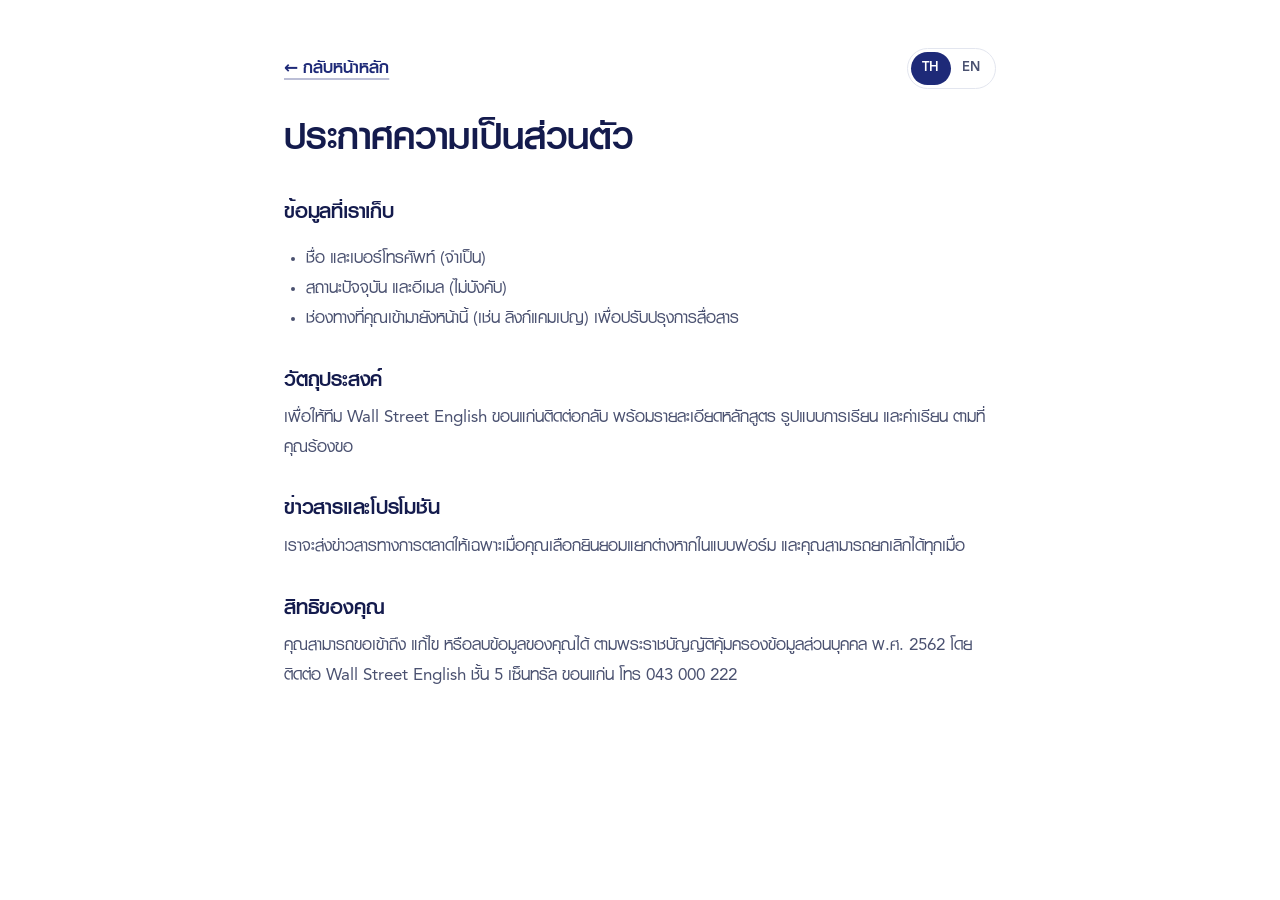
<file: privacy.html>
<!DOCTYPE html>
<html lang="th" data-page="privacy">
<head>
<!-- Google tag (gtag.js) -->
<script async src="https://www.googletagmanager.com/gtag/js?id=G-1D3G7E0HS3"></script>
<script>
  window.dataLayer = window.dataLayer || [];
  function gtag(){dataLayer.push(arguments);}
  gtag('js', new Date());

  gtag('config', 'G-1D3G7E0HS3');
</script>
<meta charset="utf-8">
<meta name="viewport" content="width=device-width, initial-scale=1">
<title>ประกาศความเป็นส่วนตัว | Privacy Notice</title>
<meta name="robots" content="noindex, follow">
<meta name="theme-color" content="#1e2a78">
<link rel="canonical" href="https://gged-hmm.com/privacy">
<link rel="icon" href="favicon.ico" sizes="any">
<link rel="icon" type="image/png" sizes="32x32" href="assets/img/favicon-32.png">
<link rel="icon" type="image/png" sizes="16x16" href="assets/img/favicon-16.png">
<link rel="apple-touch-icon" sizes="180x180" href="assets/img/apple-touch-icon.png">
<link rel="manifest" href="site.webmanifest">
<link rel="stylesheet" href="assets/css/style.css">
<script src="assets/js/script.js"></script>
</head>
<body>
<div class="doc">
  <div class="doc-top">
    <a href="./" class="text-link"><span data-l="th">← กลับหน้าหลัก</span><span data-l="en">← Back to home</span></a>
    <div class="lang-switch" role="group" aria-label="Language">
      <button type="button" data-lang="th" aria-pressed="true">TH</button>
      <button type="button" data-lang="en" aria-pressed="false">EN</button>
    </div>
  </div>
  <!-- DRAFT: to be reviewed and approved by GGED / Wall Street English before publishing -->
  <!-- <p class="draft"><span data-l="th">ฉบับร่าง — รอการตรวจสอบจาก GGED และ Wall Street English ก่อนเผยแพร่</span><span data-l="en">Draft — pending review by GGED and Wall Street English before publishing.</span></p> -->

  <section data-l="th">
    <h1>ประกาศความเป็นส่วนตัว</h1>
    <h2>ข้อมูลที่เราเก็บ</h2>
    <ul><li>ชื่อ และเบอร์โทรศัพท์ (จำเป็น)</li><li>สถานะปัจจุบัน และอีเมล (ไม่บังคับ)</li><li>ช่องทางที่คุณเข้ามายังหน้านี้ (เช่น ลิงก์แคมเปญ) เพื่อปรับปรุงการสื่อสาร</li></ul>
    <h2>วัตถุประสงค์</h2>
    <p>เพื่อให้ทีม Wall Street English ขอนแก่นติดต่อกลับ พร้อมรายละเอียดหลักสูตร รูปแบบการเรียน และค่าเรียน ตามที่คุณร้องขอ</p>
    <h2>ข่าวสารและโปรโมชัน</h2>
    <p>เราจะส่งข่าวสารทางการตลาดให้เฉพาะเมื่อคุณเลือกยินยอมแยกต่างหากในแบบฟอร์ม และคุณสามารถยกเลิกได้ทุกเมื่อ</p>
    <h2>สิทธิของคุณ</h2>
    <p>คุณสามารถขอเข้าถึง แก้ไข หรือลบข้อมูลของคุณได้ ตามพระราชบัญญัติคุ้มครองข้อมูลส่วนบุคคล พ.ศ. 2562 โดยติดต่อ Wall Street English ชั้น 5 เซ็นทรัล ขอนแก่น โทร 043 000 222</p>
  </section>

  <section data-l="en">
    <h1>Privacy Notice</h1>
    <h2>What we collect</h2>
    <ul><li>Your name and phone number (required)</li><li>Your current status and email (optional)</li><li>How you reached this page (e.g. a campaign link), to improve our communication</li></ul>
    <h2>Why we collect it</h2>
    <p>So the Wall Street English Khon Kaen team can contact you with programme information, learning options and fees, as you requested.</p>
    <h2>News and offers</h2>
    <p>We only send marketing messages if you give separate consent on the form, and you can opt out at any time.</p>
    <h2>Your rights</h2>
    <p>You may request access to, correction of, or deletion of your data under Thailand's Personal Data Protection Act B.E. 2562 (2019) by contacting Wall Street English, Level 5, Central Khon Kaen, tel. 043 000 222.</p>
  </section>
</div>
</body>
</html>
</file>
<file: assets/css/style.css>
/* ===== Fonts (local) ===== */
@font-face { font-family: 'Avenir LT'; src: url('../fonts/AvenirLTProRoman.otf') format('opentype'); font-weight: 400; font-display: swap; }
@font-face { font-family: 'Avenir LT'; src: url('../fonts/AvenirLTProMedium.otf') format('opentype'); font-weight: 500 600; font-display: swap; }
@font-face { font-family: 'Avenir LT'; src: url('../fonts/AvenirLTProHeavy.otf') format('opentype'); font-weight: 700 800; font-display: swap; }
@font-face { font-family: 'Avenir LT'; src: url('../fonts/AvenirLTProBlack.otf') format('opentype'); font-weight: 900; font-display: swap; }
/* Thai = PSL KandaModern (PSL160pro = regular, PSL162pro = bold, despite their internal names). unicode-range limits it to Thai glyphs, so Latin text always renders in Avenir.
   size-adjust compensates for PSL's small x-height so Thai sits at the same visual size as Avenir. */
@font-face { font-family: 'PSL KandaModern'; src: url('../fonts/PSL160pro.ttf') format('truetype'); font-weight: 400 599; unicode-range: U+0E00-0E7F; size-adjust: 140%; font-display: swap; }
@font-face { font-family: 'PSL KandaModern'; src: url('../fonts/PSL162pro.ttf') format('truetype'); font-weight: 600 900; unicode-range: U+0E00-0E7F; size-adjust: 140%; font-display: swap; }

/* ===== Tokens ===== */
:root {
  --navy: #1e2a78;        /* GGED blue */
  --navy-900: #141b4d;
  --crimson: #a51c30;     /* Harvard crimson */
  --crimson-700: #85142a;
  --wse-red: #c8102e;
  --ink: #1b2038;
  --ink-2: #4a5170;
  --line: #e3e6ef;
  --bg-soft: #f5f6fa;
  --bg-tint: #f8f1f2;
  --white: #fff;
  --radius: 16px;
  --radius-sm: 10px;
  --shadow: 0 10px 30px rgba(20, 27, 77, .08);
  --container: 1200px;
  --header-h: 76px;
  /* fallbacks name real system fonts so a device that blocks web fonts (e.g. iOS Lockdown Mode) still gets a sans-serif face */
  --font: 'Avenir LT', 'PSL KandaModern', -apple-system, BlinkMacSystemFont, system-ui, 'Helvetica Neue', 'Segoe UI', Roboto, Thonburi, 'Sukhumvit Set', 'Noto Sans Thai', 'Leelawadee UI', Tahoma, Arial, sans-serif;
}

/* ===== Base ===== */
*, *::before, *::after { box-sizing: border-box; }
[hidden] { display: none !important; }
html { scroll-behavior: smooth; scroll-padding-top: calc(var(--header-h) + 12px); -webkit-text-size-adjust: 100%; }
body { margin: 0; font-family: var(--font); font-size: 17px; line-height: 1.65; color: var(--ink); background: var(--white); -webkit-font-smoothing: antialiased; }
html[lang="th"] body { line-height: 1.75; }
/* Thai script should not be letter-spaced */
html[lang="th"] .kicker, html[lang="th"] .local-label, html[lang="th"] .cert-badge { letter-spacing: 0; }
img { max-width: 100%; height: auto; display: block; }
a { color: var(--crimson); }
h1, h2, h3 { margin: 0; line-height: 1.25; color: var(--navy-900); text-wrap: balance; }
html[lang="th"] h1, html[lang="th"] h2, html[lang="th"] h3 { line-height: 1.4; }
h2 { font-size: clamp(26px, 3.2vw, 38px); font-weight: 800; letter-spacing: -.01em; }
h3 { font-size: 19px; font-weight: 700; }
p { margin: 0; text-wrap: pretty; }
.container { width: 100%; max-width: var(--container); margin: 0 auto; padding: 0 24px; }
.section { padding: clamp(56px, 8vw, 96px) 0; }
.section-head { margin-bottom: clamp(28px, 4vw, 44px); }
.kicker { font-size: 14px; font-weight: 800; letter-spacing: .12em; text-transform: uppercase; color: var(--crimson); margin-bottom: 10px; }
.center-cta { margin-top: 40px; display: flex; justify-content: center; }

/* icons = inline SVG sprite (#i-<name> in index.html); sized by font-size, coloured by currentColor */
.ms { font-size: 22px; width: 1em; height: 1em; display: inline-block; flex: none; fill: currentColor; vertical-align: middle; }

.preloader { position: fixed; inset: 0; z-index: 1000; background: #fff; display: flex; flex-direction: column; align-items: center; justify-content: center; gap: 22px; transition: opacity .45s ease, visibility 0s linear .45s; animation: preloader-failsafe 0s linear 3.5s forwards; }
.preloader img { width: 220px; height: auto; }
.preloader-bar { width: 160px; height: 3px; border-radius: 3px; background: var(--line); overflow: hidden; }
.preloader-bar span { display: block; width: 40%; height: 100%; background: var(--crimson); border-radius: 3px; animation: preloader-slide 1.1s ease-in-out infinite; }
.preloader.is-done { opacity: 0; visibility: hidden; }
@keyframes preloader-slide { 0% { transform: translateX(-100%); } 100% { transform: translateX(250%); } }
@keyframes preloader-failsafe { to { opacity: 0; visibility: hidden; } }
@media (prefers-reduced-motion: reduce) { .preloader-bar span { animation: none; width: 100%; } }
.skip-link { position: absolute; left: 12px; top: -60px; z-index: 100; background: var(--navy); color: #fff; padding: 10px 16px; border-radius: 8px; }
.skip-link:focus { top: 12px; }
:focus-visible { outline: 3px solid rgba(165, 28, 48, .45); outline-offset: 2px; }

/* ===== Buttons ===== */
.btn { white-space: nowrap; display: inline-flex; align-items: center; justify-content: center; gap: 10px; font: inherit; font-weight: 700; font-size: 16px; line-height: 1.2; text-decoration: none; border-radius: 999px; padding: 14px 26px; border: 2px solid transparent; cursor: pointer; transition: background .2s, color .2s, border-color .2s, transform .2s; text-align: center; }
.btn .ms { font-size: 20px; }
.btn-primary { background: var(--crimson); color: #fff; }
.btn-primary:hover { background: var(--crimson-700); color: #fff; }
.btn-outline { background: #fff; color: var(--navy); border-color: var(--navy); }
.btn-outline:hover { background: var(--navy); color: #fff; }
.btn-light { background: #fff; color: var(--crimson); }
.btn-light:hover { background: #fbe9ec; color: var(--crimson-700); }
.btn-sm { padding: 10px 18px; font-size: 14.5px; }
.btn-lg { padding: 16px 30px; font-size: 17px; }
.btn-block { width: 100%; }
.btn:disabled { opacity: .7; cursor: progress; }
.text-link { font-weight: 700; color: var(--navy); text-decoration: underline; text-underline-offset: 5px; text-decoration-thickness: 2px; text-decoration-color: rgba(30, 42, 120, .3); }
.text-link:hover { text-decoration-color: var(--crimson); color: var(--crimson); }

/* ===== Header ===== */
.site-header { position: sticky; top: 0; z-index: 50; background: rgba(255, 255, 255, .97); backdrop-filter: blur(10px); border-bottom: 1px solid transparent; transition: border-color .2s, box-shadow .2s; }
.site-header.scrolled { border-color: var(--line); box-shadow: 0 4px 20px rgba(20, 27, 77, .05); }
.header-inner { display: flex; align-items: center; gap: 16px; min-height: var(--header-h); }
/* logos must never be squeezed: their boxes don't shrink, and images keep their own aspect ratio */
.brand, .local-centre { flex: none; }
.brand img, .local-centre img { max-width: none; width: auto; object-fit: contain; }
.brand img { height: 54px; width: auto; }
.local-centre { display: flex; align-items: center; gap: 10px; padding-left: 18px; border-left: 1px solid var(--line); }
.local-label { font-size: 11.5px; font-weight: 700; letter-spacing: .06em; text-transform: uppercase; color: var(--ink-2); line-height: 1.2; max-width: 92px; }
.local-centre img { height: 44px; width: auto; }
.local-centre .local-badge { height: 62px; }
.main-nav { margin-left: auto; display: flex; align-items: center; gap: 22px; }
.main-nav a:not(.btn) { color: var(--ink); text-decoration: none; font-weight: 600; font-size: 15px; white-space: nowrap; }
.main-nav a:not(.btn):hover { color: var(--crimson); }
.main-nav .nav-cta { display: none; }
/* English labels are longer than Thai: slightly tighter so the desktop header stays on one row.
   Scoped to desktop widths so it never touches the mobile menu (≤1180px). */
@media (min-width: 1181px) {
  html[lang="en"] .main-nav { gap: 18px; }
  html[lang="en"] .main-nav a:not(.btn) { font-size: 14.5px; }
}
@media (min-width: 1181px) and (max-width: 1280px) {
  .main-nav, html[lang="en"] .main-nav { gap: 14px; }
  .main-nav a:not(.btn), html[lang="en"] .main-nav a:not(.btn) { font-size: 14px; }
  .header-inner { gap: 12px; }
  .local-centre { padding-left: 12px; }
}
.header-actions { display: flex; align-items: center; gap: 10px; }
.lang-switch { display: inline-flex; border: 1.5px solid var(--line); border-radius: 999px; padding: 3px; }
.lang-switch button { font: inherit; font-size: 13px; font-weight: 800; letter-spacing: .04em; border: 0; background: transparent; color: var(--ink-2); padding: 5px 11px; border-radius: 999px; cursor: pointer; }
.lang-switch button[aria-pressed="true"] { background: var(--navy); color: #fff; }
.menu-toggle { display: none; border: 0; background: transparent; color: var(--navy-900); width: 44px; height: 44px; border-radius: 10px; cursor: pointer; align-items: center; justify-content: center; }
.burger { position: relative; width: 24px; height: 18px; display: block; }
.burger span { position: absolute; left: 0; width: 100%; height: 2.5px; border-radius: 2px; background: currentColor; transition: transform .45s cubic-bezier(.68, -0.4, .27, 1.4), opacity .2s ease, width .3s ease, top .3s ease; }
.burger span:nth-child(1) { top: 0; }
.burger span:nth-child(2) { top: 7.75px; width: 70%; }
.burger span:nth-child(3) { top: 15.5px; }
.menu-toggle:hover .burger span:nth-child(2) { width: 100%; }
.nav-open .burger span:nth-child(1) { top: 7.75px; transform: rotate(135deg); }
.nav-open .burger span:nth-child(2) { opacity: 0; transform: translateX(10px); }
.nav-open .burger span:nth-child(3) { top: 7.75px; transform: rotate(-135deg); }
.nav-backdrop { display: none; }

/* ===== Hero ===== */
.hero { position: relative; overflow: hidden; background: #eef3f8; }
.hero-bg { position: absolute; inset: 0; background: url('../img/city.webp') center bottom / cover no-repeat; }
.hero-bg::after { content: ''; position: absolute; inset: 0; background: linear-gradient(90deg, rgba(255,255,255,.97) 0%, rgba(255,255,255,.9) 30%, rgba(255,255,255,.45) 55%, rgba(255,255,255,.55) 100%); }
.hero-inner { position: relative; min-height: min(680px, calc(100vh - var(--header-h))); display: grid; grid-template-columns: minmax(0, 1fr) minmax(0, 1fr) minmax(300px, 360px); gap: 24px clamp(16px, 2vw, 28px); align-items: center; padding-top: 48px; padding-bottom: 48px; }
.hero-people { align-self: stretch; position: relative; overflow: hidden; margin: -24px 0 -48px; min-height: 420px; }
.hero-people img { position: absolute; top: 24px; left: 50%; width: max(128%, 420px); max-width: none; transform: translateX(-50%); }
.hero-copy { display: flex; flex-direction: column; gap: 18px; }
.eyebrow { font-size: 17px; color: var(--navy); line-height: 1.45; padding-left: 14px; border-left: 4px solid var(--crimson); }
.eyebrow strong { font-weight: 800; }
.hero-tagline { font-size: 14px; font-weight: 800; letter-spacing: .1em; text-transform: uppercase; color: var(--crimson); line-height: 1.3; margin-bottom: -8px; }
.hero h1 { font-size: clamp(30px, 3.6vw, 48px); font-weight: 900; letter-spacing: -.02em; }
html[lang="th"] .hero h1 { font-size: clamp(30px, 3.6vw, 48px); font-weight: 700; letter-spacing: 0; }
.hero h1 .accent { color: var(--crimson); display: block; }
.lead { font-size: clamp(17px, 1.6vw, 19px); color: var(--ink-2); }
.hero-location { display: flex; align-items: flex-start; gap: 8px; font-weight: 600; color: var(--navy-900); font-size: 15.5px; }
.hero-location .ms { color: var(--crimson); margin-top: 2px; }
.hero-form-card { background: #fff; border: 1px solid var(--line); border-radius: 20px; box-shadow: 0 20px 50px rgba(20, 27, 77, .1); padding: 26px 22px 22px; }
.hero-form-head { display: flex; flex-direction: column; gap: 2px; }
.hero-form-sub { color: var(--ink-2); font-size: 16px; line-height: 1.45; }
.hero-form { gap: 14px; }
.hero-form-title { font-weight: 800; font-size: clamp(24px, 2.2vw, 30px); color: var(--navy-900); line-height: 1.4; }
.hero-form-fields { display: grid; grid-template-columns: 1fr; gap: 12px 14px; align-items: start; }
.hero-form .form-row label { font-size: 14px; }
.hero-form input[type="text"], .hero-form input[type="tel"] { height: 48px; }
.hero-form .privacy-note { font-size: 13px; color: var(--ink); }
.hero-form-card .form-success { padding: 20px 6px; gap: 10px; }
.hero-form-card .form-success .ms { font-size: 48px; }
.hero-form-card .form-success p { font-size: 17px; }
.hero-actions { display: flex; flex-wrap: wrap; align-items: center; gap: 16px 28px; margin-top: 6px; }

/* ===== About ===== */
.about-grid { display: grid; grid-template-columns: 1.05fr 1fr; gap: clamp(32px, 6vw, 72px); align-items: center; }
.about-copy { display: flex; flex-direction: column; gap: 16px; }
.about-copy h2 { margin-bottom: 4px; }
.about-copy p:not(.kicker) { color: var(--ink-2); }
.about-copy p:nth-of-type(2) { color: var(--ink); font-weight: 600; }
.about-media { margin: 0; border-radius: var(--radius); overflow: hidden; box-shadow: var(--shadow); aspect-ratio: 4 / 3; }
.about-media img { width: 100%; height: 100%; object-fit: cover; object-position: 78% center; }

/* ===== How you learn ===== */
.learn { background: var(--bg-soft); }
.learn .section-head { position: relative; border-radius: var(--radius); overflow: hidden; min-height: 220px; display: flex; align-items: center; padding: 32px clamp(24px, 4vw, 48px); background: url('../img/scene-07.webp') 70% center / cover no-repeat; }
.learn .section-head::before { content: ''; position: absolute; inset: 0; background: linear-gradient(90deg, rgba(255,255,255,.96) 0%, rgba(255,255,255,.8) 35%, rgba(255,255,255,0) 60%); }
.learn .section-head h2 { position: relative; }
.learn-grid { display: grid; grid-template-columns: repeat(3, 1fr); gap: 22px; }
.learn-card { background: #fff; border-radius: var(--radius); padding: 30px 26px; border: 1px solid var(--line); display: flex; flex-direction: column; gap: 10px; }
.learn-icon { width: 58px; height: 58px; border-radius: 14px; background: var(--navy); color: #fff; display: flex; align-items: center; justify-content: center; margin-bottom: 8px; }
.learn-card:nth-child(2) .learn-icon { background: var(--crimson); }
.learn-icon .ms { font-size: 30px; }
.learn-label { font-size: 13px; font-weight: 800; letter-spacing: .1em; text-transform: uppercase; color: var(--crimson); }
.learn-card p:last-child { color: var(--ink-2); font-size: 16px; }

/* ===== Topics ===== */
.topic-grid { list-style: none; margin: 0; padding: 0; display: grid; grid-template-columns: repeat(4, 1fr); gap: 18px; }
.topic-card { background: #fff; border: 1px solid var(--line); border-radius: var(--radius); overflow: hidden; display: flex; flex-direction: column; transition: transform .2s, box-shadow .2s; }
.topic-card.topic-new { animation: fadeUp .5s cubic-bezier(.16, 1, .3, 1) both; animation-delay: calc(var(--i, 0) * 60ms); }
.topic-card:hover { transform: translateY(-3px); box-shadow: var(--shadow); }
.topic-media { aspect-ratio: 16 / 10; background: linear-gradient(135deg, #f4f5fb, #fbeff1); display: flex; align-items: center; justify-content: center; }
.topic-media .ms { font-size: 52px; color: var(--crimson); }
.topic-media:has(img) { aspect-ratio: 1200 / 628; background: #fdf3ec; border-bottom: 1px solid var(--line); }
.topic-media img { width: 100%; height: 100%; object-fit: cover; }
.topic-body { padding: 18px 20px 22px; display: flex; flex-direction: column; gap: 6px; }
.topic-no { font-size: 13px; font-weight: 900; color: var(--crimson); letter-spacing: .06em; }
.topic-body h3 { font-size: 17.5px; }
.topic-body p { font-size: 15px; color: var(--ink-2); line-height: 1.55; }
html[lang="th"] .topic-body p { line-height: 1.7; }
.topics-more { margin-top: 32px; display: flex; justify-content: center; }
@keyframes fadeUp { from { opacity: 0; transform: translateY(18px); } to { opacity: 1; transform: none; } }

/* ===== Who ===== */
.who { background: var(--bg-tint); }
.who-grid { display: grid; grid-template-columns: repeat(4, 1fr); gap: 18px; }
.who-card { background: #fff; border-radius: var(--radius); padding: 28px 24px; display: flex; flex-direction: column; gap: 14px; border-top: 4px solid var(--crimson); }
.who-card:nth-child(even) { border-top-color: var(--navy); }
.who-card .ms { font-size: 36px; color: var(--navy); }
.who-card p { color: var(--ink-2); font-size: 16px; }
.who-card strong { display: block; color: var(--navy-900); font-size: 18px; margin-bottom: 4px; }

/* ===== Certificate ===== */
.cert { position: relative; background: var(--crimson) url('../img/scene-03.webp') right var(--cert-y, 50%) / cover no-repeat; color: #fff; }
.cert::before { content: ''; position: absolute; inset: 0; background: linear-gradient(90deg, rgba(133,20,42,.94) 0%, rgba(150,18,38,.84) 45%, rgba(133,20,42,.62) 100%); }
.cert-inner { position: relative; min-height: 460px; display: grid; grid-template-columns: minmax(0, 1fr) minmax(0, 540px); gap: clamp(32px, 5vw, 72px); align-items: center; padding-top: 72px; padding-bottom: 72px; }
/* certificate visual: reveal (figure) > pointer tilt > idle float > image */
.cert-visual { margin: 0; perspective: 1100px; display: flex; flex-direction: column; align-items: center; gap: 14px; }
.cert-tilt { position: relative; width: 100%; transform: rotateX(var(--rx, 0deg)) rotateY(var(--ry, 0deg)) rotate(-2.5deg); transition: transform .6s cubic-bezier(.16, 1, .3, 1); transform-style: preserve-3d; }
.cert-tilt.is-tilting { transition-duration: .15s; }
.cert-float { position: relative; animation: certFloat 6s ease-in-out infinite; }
.cert-float img { width: 100%; height: auto; filter: drop-shadow(0 28px 36px rgba(40, 0, 10, .45)); }
/* light sweep across the glass: periodic, and follows the pointer while tilting */
.cert-float::after { content: ''; position: absolute; inset: 5% 4.5% 6%; pointer-events: none; background: linear-gradient(115deg, transparent 38%, rgba(255, 255, 255, .5) 50%, transparent 62%); background-size: 260% 100%; background-position: 160% 0; mix-blend-mode: soft-light; animation: certShine 7s ease-in-out infinite 2.5s; }
.cert-tilt.is-tilting .cert-float::after { animation: none; background-position: var(--gx, 50%) 0; opacity: .9; }
@keyframes certFloat { 0%, 100% { transform: translateY(0); } 50% { transform: translateY(-10px); } }
@keyframes certShine { 0%, 72% { background-position: 160% 0; } 100% { background-position: -60% 0; } }
.cert-copy { max-width: 560px; display: flex; flex-direction: column; align-items: flex-start; gap: 18px; }
.cert-copy h2 { color: #fff; }
.cert-copy p { font-size: 18px; color: rgba(255,255,255,.92); }
.cert .btn-primary { box-shadow: 0 10px 26px rgba(40, 0, 10, .35), 0 0 0 1px rgba(255, 255, 255, .35); }
.cert-badge { display: inline-flex; align-items: center; gap: 8px; font-size: 13px; font-weight: 800; letter-spacing: .08em; text-transform: uppercase; background: rgba(255,255,255,.14); border: 1px solid rgba(255,255,255,.35); padding: 7px 14px; border-radius: 999px; }

/* ===== Enquire ===== */
.enquire { background: #f2f6fa url('../img/city.webp') center bottom / cover no-repeat; }
.enquire-grid { display: grid; grid-template-columns: 1fr 1fr; gap: clamp(32px, 5vw, 64px); align-items: start; }
.enquire-intro { display: flex; flex-direction: column; gap: 16px; }
.enquire-intro > p { color: var(--ink-2); font-size: 18px; }
.contact-card { margin-top: 16px; background: rgba(255,255,255,.94); border: 1px solid var(--line); border-radius: var(--radius); padding: 22px; display: grid; grid-template-columns: 92px 1fr; gap: 16px 18px; align-items: center; }
.contact-card > img { width: 92px; }
.contact-place { font-size: 16px; color: var(--ink-2); line-height: 1.5; }
.contact-place strong { color: var(--navy-900); }
.contact-phones { margin-top: 6px; font-weight: 800; font-size: 17px; }
.contact-phones a { color: var(--navy-900); text-decoration: none; white-space: nowrap; }
.contact-actions { grid-column: 1 / -1; display: flex; flex-wrap: wrap; gap: 10px; }
.chip { display: inline-flex; align-items: center; gap: 8px; padding: 9px 16px; border-radius: 999px; border: 1.5px solid var(--line); background: #fff; color: var(--navy-900); text-decoration: none; font-weight: 700; font-size: 15px; }
.chip:hover { border-color: var(--navy); }
.chip .ms { font-size: 20px; color: var(--crimson); }
.contact-qr { grid-column: 1 / -1; display: flex; align-items: center; gap: 18px; padding-top: 18px; border-top: 1px solid var(--line); }
.qr-link { flex: none; display: block; width: 116px; padding: 6px; background: #fff; border: 1.5px solid var(--line); border-radius: 14px; transition: border-color .2s, box-shadow .2s, transform .2s; }
.qr-link:hover { border-color: #06c755; box-shadow: 0 8px 20px rgba(6, 199, 85, .18); transform: translateY(-2px); }
.qr-link img { width: 100%; height: auto; }
.qr-text { display: flex; flex-direction: column; gap: 4px; min-width: 0; }
.qr-title { display: flex; align-items: center; gap: 8px; font-weight: 800; font-size: 16px; color: var(--navy-900); }
.qr-text p:not(.qr-title):not(.qr-id) { font-size: 14px; line-height: 1.5; color: var(--ink-2); }
html[lang="th"] .qr-text p:not(.qr-title):not(.qr-id) { line-height: 1.6; }
.qr-id { font-size: 14.5px; font-weight: 800; color: #06a34a; letter-spacing: .02em; }
.line-mark { background: #06c755; color: #fff; font-size: 9px; font-weight: 900; border-radius: 6px; padding: 4px 4px; line-height: 1; }

.form-wrap { background: #fff; border-radius: 20px; box-shadow: 0 20px 50px rgba(20, 27, 77, .12); padding: clamp(24px, 4vw, 40px); }
.lead-form { display: flex; flex-direction: column; gap: 18px; }
.form-row { display: flex; flex-direction: column; gap: 6px; }
.form-row label { font-weight: 700; font-size: 15px; color: var(--navy-900); }
.req { color: var(--crimson); }
.opt { font-weight: 500; color: var(--ink-2); font-size: 13.5px; }
.lead-form input[type="text"], .lead-form input[type="tel"], .lead-form input[type="email"], .lead-form select { font: inherit; font-size: 16px; height: 50px; padding: 0 14px; border-radius: var(--radius-sm); border: 1.5px solid #d3d7e3; background: #fff; color: var(--ink); width: 100%; }
.lead-form select { appearance: none; background: #fff url("data:image/svg+xml,%3Csvg xmlns='http://www.w3.org/2000/svg' width='12' height='8'%3E%3Cpath d='M1 1l5 5 5-5' fill='none' stroke='%234a5170' stroke-width='2'/%3E%3C/svg%3E") right 16px center no-repeat; padding-right: 40px; }
.lead-form input:focus, .lead-form select:focus { outline: none; border-color: var(--navy); box-shadow: 0 0 0 3px rgba(30, 42, 120, .15); }
.lead-form [aria-invalid="true"] { border-color: var(--crimson); }
.field-error { color: var(--crimson); font-size: 14px; font-weight: 600; }
.check { display: flex; gap: 10px; align-items: flex-start; font-size: 14.5px; color: var(--ink-2); line-height: 1.5; cursor: pointer; padding: 12px 14px; background: var(--bg-soft); border-radius: var(--radius-sm); }
.check input { width: 18px; height: 18px; margin: 2px 0 0; accent-color: var(--navy); flex: none; }
.hp { position: absolute; left: -9999px; width: 1px; height: 1px; overflow: hidden; }
.privacy-note { display: flex; gap: 8px; align-items: flex-start; font-size: 14px; color: var(--ink-2); line-height: 1.5; }
.privacy-note .ms { font-size: 18px; margin-top: 1px; }
.privacy-note a { font-weight: 700; margin-left: 4px; }
html[lang="th"] .privacy-note a { margin-left: 2px; }
.form-status { background: #fdecee; color: var(--crimson-700); border-radius: var(--radius-sm); padding: 12px 14px; font-weight: 600; font-size: 15px; }
.form-success { display: flex; flex-direction: column; align-items: center; text-align: center; gap: 14px; padding: 40px 10px; outline: none; }
.form-success .ms { font-size: 64px; color: #1f8a4c; }
.form-success p { font-size: 19px; font-weight: 700; color: var(--navy-900); max-width: 420px; }

/* ===== Footer ===== */
/* Learn – Apply – Grow band */
.lag { background: var(--crimson); color: #fff; padding: clamp(40px, 6vw, 64px) 0; }
.lag-row { display: flex; justify-content: center; align-items: center; gap: 20px clamp(20px, 3.5vw, 48px); }
.lag-item { display: flex; align-items: center; gap: 16px; }
.lag-item > .ms { font-size: 44px; opacity: .9; }
.lag-item strong { display: block; font-size: clamp(26px, 3vw, 36px); font-weight: 900; letter-spacing: .06em; line-height: 1.1; }
.lag-item span { font-size: 15px; opacity: .85; line-height: 1.5; }
.lag-chev { font-size: 40px; opacity: .55; }
@media (max-width: 760px) {
  .lag-row { display: grid; justify-content: center; justify-items: start; gap: 14px; }
  .lag-chev { transform: rotate(90deg); margin-left: 2px; }
}
.site-footer { background: var(--navy-900); color: rgba(255,255,255,.8); padding: 40px 0 48px; font-size: 14.5px; }
.footer-inner { display: flex; flex-direction: column; gap: 14px; align-items: flex-start; }
.footer-logo { height: 52px; width: auto; background: #fff; border-radius: 10px; padding: 6px 12px; }
.site-footer a { color: #fff; }
.footer-legal { font-size: 13px; color: rgba(255,255,255,.6); }

/* ===== Floating dock (CTA + back to top) ===== */
.fab-dock { position: fixed; right: max(20px, env(safe-area-inset-right)); bottom: max(20px, env(safe-area-inset-bottom)); z-index: 45; display: flex; align-items: flex-end; gap: 12px; pointer-events: none; }
.fab-stack { display: flex; flex-direction: column; align-items: center; gap: 12px; pointer-events: none; }
.fab-dock > :where(.fab-cta), .fab-stack > * { pointer-events: auto; opacity: 0; visibility: hidden; transform: translateY(28px) scale(.7); transition: transform .55s cubic-bezier(.34, 1.56, .64, 1), opacity .3s ease, visibility 0s linear .55s, box-shadow .25s; }
.fab-dock.is-visible > :where(.fab-cta), .fab-dock.is-visible :where(.fab-stack > *) { opacity: 1; visibility: visible; transform: none; transition-delay: 0s; }
.fab-dock.is-visible .fab-line { transition-delay: .07s, .07s, 0s, 0s; }
.fab-dock.is-visible .fab-top { transition-delay: .14s, .14s, 0s, 0s; }
.fab-dock.is-visible.cta-off .fab-cta { opacity: 0; visibility: hidden; transform: translateX(24px) scale(.6); transition: transform .35s ease, opacity .25s ease, visibility 0s linear .35s; }

.fab-cta { position: relative; isolation: isolate; display: inline-flex; align-items: center; gap: 10px; height: 56px; padding: 0 20px 0 8px; border-radius: 999px; background: linear-gradient(135deg, var(--crimson) 0%, #c62d47 100%); color: #fff; font-weight: 800; font-size: 16px; text-decoration: none; white-space: nowrap; box-shadow: 0 14px 30px rgba(133, 20, 42, .38); }
.fab-cta::before { content: ''; position: absolute; inset: 0; z-index: -1; border-radius: inherit; background: var(--crimson); animation: fabPulse 2.6s ease-out infinite; }
.fab-cta:hover { color: #fff; transform: translateY(-3px); box-shadow: 0 18px 36px rgba(133, 20, 42, .45); }
.fab-cta:hover .fab-cta-arrow .ms { transform: translateX(4px); }
.fab-cta:active { transform: translateY(0) scale(.97); }
.fab-shine { position: absolute; inset: 0; border-radius: inherit; overflow: hidden; pointer-events: none; }
.fab-shine::after { content: ''; position: absolute; top: 0; bottom: 0; left: 0; width: 45%; background: linear-gradient(90deg, transparent, rgba(255, 255, 255, .45), transparent); transform: translateX(-130%) skewX(-20deg); animation: fabShine 5s ease-in-out infinite 1s; }
.fab-cta-icon { flex: none; width: 40px; height: 40px; border-radius: 50%; background: #fff; color: var(--crimson); display: flex; align-items: center; justify-content: center; animation: fabWiggle 5s ease-in-out infinite 1s; }
.fab-cta-icon .ms { font-size: 22px; }
.fab-cta-label, .fab-cta-arrow { display: inline-block; overflow: hidden; max-width: 300px; transition: max-width .45s cubic-bezier(.2, .8, .2, 1), opacity .3s ease, margin .45s; }
.fab-cta-arrow { max-width: 24px; }
.fab-cta-arrow .ms { font-size: 20px; transition: transform .25s ease; }
.fab-cta { transition: transform .55s cubic-bezier(.34, 1.56, .64, 1), opacity .3s ease, visibility 0s linear .55s, box-shadow .25s, padding .45s cubic-bezier(.2, .8, .2, 1), gap .45s; }
.fab-dock.is-visible .fab-cta { transition: transform .55s cubic-bezier(.34, 1.56, .64, 1), opacity .3s ease, visibility 0s, box-shadow .25s, padding .45s cubic-bezier(.2, .8, .2, 1), gap .45s; }
.fab-cta.is-compact { padding: 0 8px; gap: 0; }
.fab-cta.is-compact .fab-cta-label, .fab-cta.is-compact .fab-cta-arrow { max-width: 0; opacity: 0; }
.fab-ripple { position: absolute; width: 12px; height: 12px; margin: -6px 0 0 -6px; border-radius: 50%; background: rgba(255, 255, 255, .55); pointer-events: none; animation: fabRipple .6s ease-out forwards; }

.fab-top { position: relative; flex: none; width: 56px; height: 56px; border: 0; border-radius: 50%; background: #fff; color: var(--navy); cursor: pointer; display: flex; align-items: center; justify-content: center; box-shadow: 0 10px 26px rgba(20, 27, 77, .2); }
.fab-top:hover { box-shadow: 0 14px 32px rgba(20, 27, 77, .28); }
.fab-top:hover .fab-top-arrow { animation: fabBob .8s ease-in-out infinite; }
.fab-top.is-launching .fab-top-arrow { animation: fabLaunch .6s cubic-bezier(.5, 0, .3, 1); }
.fab-top-arrow { font-size: 24px; position: relative; }
.fab-ring { position: absolute; inset: 0; width: 100%; height: 100%; transform: rotate(-90deg); }
.fab-ring circle { fill: none; stroke-width: 3; }
.fab-ring-track { stroke: var(--line); }
.fab-ring-bar { stroke: var(--crimson); stroke-linecap: round; transition: stroke-dashoffset .15s linear; }
/* tooltips sit to the left of the round buttons */
.fab-top::after, .fab-line::after { content: attr(data-tip); position: absolute; z-index: 2; right: calc(100% + 12px); top: 50%; background: var(--navy-900); color: #fff; font-size: 13px; font-weight: 700; white-space: nowrap; padding: 6px 10px; border-radius: 8px; opacity: 0; transform: translate(6px, -50%); transition: opacity .2s, transform .2s; pointer-events: none; }
.fab-top:hover::after, .fab-top:focus-visible::after, .fab-line:hover::after, .fab-line:focus-visible::after { opacity: 1; transform: translate(0, -50%); }

/* LINE button */
.fab-line { position: relative; flex: none; width: 56px; height: 56px; border-radius: 50%; background: #06c755; display: flex; align-items: center; justify-content: center; text-decoration: none; box-shadow: 0 10px 24px rgba(6, 199, 85, .38); }
.fab-line::before { content: ''; position: absolute; inset: 0; border-radius: 50%; border: 2px solid #06c755; opacity: 0; pointer-events: none; }
.fab-dock.is-visible .fab-line::before { animation: lineRing 2.2s ease-out .9s 2; }
.fab-line:hover { transform: translateY(-3px) scale(1.06); box-shadow: 0 14px 30px rgba(6, 199, 85, .5); }
.fab-line:hover .fab-line-icon { animation: lineNod .6s ease-in-out; }
.fab-line:active { transform: scale(.95); }
.fab-line-icon { width: 38px; height: 38px; }
@keyframes lineRing { 0% { transform: scale(1); opacity: .7; } 100% { transform: scale(1.7); opacity: 0; } }
@keyframes lineNod { 0%, 100% { transform: rotate(0); } 30% { transform: rotate(-10deg); } 65% { transform: rotate(8deg); } }

@keyframes fabPulse { 0% { transform: scale(1); opacity: .5; } 80%, 100% { transform: scale(1.18, 1.45); opacity: 0; } }
@keyframes fabShine { 0%, 65% { transform: translateX(-130%) skewX(-20deg); } 100% { transform: translateX(260%) skewX(-20deg); } }
@keyframes fabWiggle { 0%, 70%, 100% { transform: rotate(0); } 74% { transform: rotate(-16deg) scale(1.08); } 78% { transform: rotate(14deg) scale(1.08); } 82% { transform: rotate(-8deg); } 86% { transform: rotate(0); } }
@keyframes fabRipple { to { transform: scale(18); opacity: 0; } }
@keyframes fabBob { 0%, 100% { transform: translateY(0); } 50% { transform: translateY(-4px); } }
@keyframes fabLaunch { 0% { transform: translateY(0); opacity: 1; } 45% { transform: translateY(-26px); opacity: 0; } 46% { transform: translateY(26px); opacity: 0; } 100% { transform: translateY(0); opacity: 1; } }

/* ===== Responsive ===== */
@media (max-width: 1280px) {
  .local-label { display: none; }
  .topic-grid { grid-template-columns: repeat(3, 1fr); }
  .who-grid { grid-template-columns: repeat(2, 1fr); }
}

@media (max-width: 1180px) {
  :root { --header-h: 64px; }
  .brand img { height: 38px; }
  .local-centre img { height: 32px; }
  .local-centre .local-badge { height: 50px; }
  .local-centre { padding-left: 12px; }
  .header-inner { gap: 12px; }
  .header-actions { margin-left: auto; }
  .menu-toggle { display: inline-flex; }
  /* mobile menu: panel unrolls from the header, links cascade in */
  .main-nav { position: absolute; top: 100%; left: 0; right: 0; flex-direction: column; align-items: stretch; gap: 0; padding: 8px 24px 22px; background: #fff; border-bottom: 1px solid var(--line); box-shadow: 0 24px 40px rgba(20,27,77,.14); border-radius: 0 0 20px 20px; max-height: calc(100vh - var(--header-h)); overflow-y: auto;
    visibility: hidden; clip-path: inset(0 0 100% 0 round 0 0 20px 20px); transition: clip-path .4s cubic-bezier(.4, 0, .2, 1) .12s, visibility 0s linear .52s; }
  .site-header.nav-open .main-nav { visibility: visible; clip-path: inset(0 0 -60px 0 round 0 0 20px 20px); transition: clip-path .55s cubic-bezier(.16, 1, .3, 1), visibility 0s; }
  .main-nav > a { opacity: 0; transform: translateY(-14px); transition: opacity .2s ease, transform .2s ease; }
  .site-header.nav-open .main-nav > a { opacity: 1; transform: none; transition: opacity .4s ease, transform .5s cubic-bezier(.16, 1, .3, 1); }
  .site-header.nav-open .main-nav > a:nth-child(1) { transition-delay: .10s; }
  .site-header.nav-open .main-nav > a:nth-child(2) { transition-delay: .16s; }
  .site-header.nav-open .main-nav > a:nth-child(3) { transition-delay: .22s; }
  .site-header.nav-open .main-nav > a:nth-child(4) { transition-delay: .28s; }
  .site-header.nav-open .main-nav > a:nth-child(5) { transition-delay: .36s; }
  .main-nav > a:not(.btn) { position: relative; }
  .main-nav > a:not(.btn)::after { content: ''; width: 20px; height: 20px; background: currentColor; -webkit-mask: url("data:image/svg+xml,%3Csvg xmlns='http://www.w3.org/2000/svg' viewBox='0 -960 960 960'%3E%3Cpath d='M647-440H160v-80h487L423-744l57-56 320 320-320 320-57-56 224-224Z'/%3E%3C/svg%3E") center / contain no-repeat; mask: url("data:image/svg+xml,%3Csvg xmlns='http://www.w3.org/2000/svg' viewBox='0 -960 960 960'%3E%3Cpath d='M647-440H160v-80h487L423-744l57-56 320 320-320 320-57-56 224-224Z'/%3E%3C/svg%3E") center / contain no-repeat; position: absolute; right: 0; top: 50%; transform: translate(-6px, -50%); opacity: 0; color: var(--crimson); transition: transform .25s ease, opacity .25s ease; }
  .main-nav > a:not(.btn):hover::after, .main-nav > a:not(.btn):focus-visible::after { opacity: 1; transform: translate(0, -50%); }
  .nav-backdrop { display: block; position: fixed; inset: 0; z-index: 49; background: rgba(20, 27, 77, .35); backdrop-filter: blur(3px); -webkit-backdrop-filter: blur(3px); opacity: 0; visibility: hidden; transition: opacity .35s ease, visibility 0s linear .35s; }
  .nav-backdrop.is-visible { opacity: 1; visibility: visible; transition: opacity .35s ease, visibility 0s; }
  html.nav-locked { overflow: hidden; }  /* html only — locking body too breaks the sticky header */
  .site-header.nav-open { background: #fff; }
  .main-nav a:not(.btn) { font-size: 17px; padding: 14px 0; border-bottom: 1px solid var(--line); }
  .main-nav .nav-cta { display: inline-flex; margin-top: 16px; }
}

@media (max-width: 960px) {

  .hero { display: flex; flex-direction: column; }
  .hero-bg { display: none; }
  .hero-inner { min-height: 0; padding-top: 40px; padding-bottom: 0; background: #fff; grid-template-columns: minmax(0, 1fr); }
  .hero-people { order: 3; min-height: 0; overflow: visible; display: flex; justify-content: center; margin: 8px -24px 0; padding-top: 24px; background: linear-gradient(180deg, #fff 0%, rgba(255,255,255,0) 40%), url('../img/city.webp') center bottom / cover no-repeat; margin-bottom: 0; }
  .hero-people img { position: static; transform: none; width: auto; max-width: 100%; max-height: 380px; }
  .hero { background: #fff; }

  .about-grid, .enquire-grid { grid-template-columns: 1fr; }
  .about-media { order: -1; aspect-ratio: 16 / 9; }
  .learn-grid { grid-template-columns: 1fr; }
  .learn .section-head { min-height: 180px; background-position: 65% center; }
  .learn .section-head::before { background: linear-gradient(90deg, rgba(255,255,255,.97) 0%, rgba(255,255,255,.85) 50%, rgba(255,255,255,.2) 85%); }
  .topic-grid { grid-template-columns: repeat(2, 1fr); }

  .cert { background-position: 80% var(--cert-y, 50%); }
  .cert-inner { grid-template-columns: 1fr; padding-top: 56px; padding-bottom: 64px; }
  .cert-visual { max-width: 460px; width: 100%; justify-self: center; }
  .cert::before { background: linear-gradient(90deg, rgba(133,20,42,.94) 0%, rgba(150,18,38,.82) 60%, rgba(150,18,38,.45) 100%); }

  .site-footer { padding-bottom: 100px; }
}

@media (max-width: 600px) {
  body { font-size: 16px; }
  .btn { white-space: normal; }
  .header-cta { display: none; }
  .fab-dock { right: max(14px, env(safe-area-inset-right)); bottom: max(14px, env(safe-area-inset-bottom)); gap: 10px; }
  .fab-cta { height: 52px; font-size: 14.5px; padding-right: 18px; }
  .fab-cta-icon { width: 36px; height: 36px; }
  .fab-cta-arrow { display: none; }
  .fab-top { width: 52px; height: 52px; }
  .fab-line { width: 52px; height: 52px; }
  .fab-line-icon { width: 34px; height: 34px; }
  .fab-stack { gap: 10px; }
  .fab-top::after, .fab-line::after { display: none; }
  .container { padding: 0 16px; }
  .local-centre { padding-left: 10px; }
  .local-centre img { height: 28px; }
  .local-centre .local-badge { height: 44px; }
  .brand img { height: 32px; }
  .header-inner { gap: 10px; }
  .lang-switch button { padding: 5px 9px; }
  .hero-people { margin-left: -16px; margin-right: -16px; }
  .hero-people img { max-height: 320px; }
  .hero-actions .btn { width: 100%; }
  .hero-form-card { padding: 20px 18px; }
  .hero-actions { justify-content: center; }
  .topic-grid, .who-grid { grid-template-columns: 1fr; }
  .topic-card:not(:has(img)) { flex-direction: row; }
  .topic-card:not(:has(img)) .topic-media { aspect-ratio: auto; width: 84px; flex: none; }
  .topic-media .ms { font-size: 36px; }
  .topic-body { padding: 16px; }
  .cert-inner { min-height: 0; }
  .contact-card { grid-template-columns: 72px 1fr; padding: 18px; }
  .contact-card > img { width: 72px; }
  .contact-qr { gap: 14px; }
  .qr-link { width: 96px; }
}

/* ===== Scroll reveal =====
   Only active when <head> adds .reveal-ready (JS on, IntersectionObserver, no reduced-motion).
   main.js adds .is-in as each element enters the viewport, then removes data-reveal once it has played. */
.reveal-ready [data-reveal] { opacity: 0; transition: opacity .7s ease, transform .9s cubic-bezier(.16, 1, .3, 1), clip-path 1.1s cubic-bezier(.65, 0, .35, 1); transition-delay: var(--rd, 0s); }
.reveal-ready [data-reveal="up"]      { transform: translateY(34px); }
.reveal-ready [data-reveal="rise"]    { transform: translateY(60px) scale(.97); }
.reveal-ready [data-reveal="left"]    { transform: translateX(-48px); }
.reveal-ready [data-reveal="zoom"]    { transform: translateY(24px) scale(.9); }
.reveal-ready [data-reveal="cert"]    { transform: translateY(60px) rotate(8deg) scale(.85); transition-duration: .8s, 1.2s; }
.reveal-ready [data-reveal="clip"]    { opacity: 1; clip-path: inset(0 100% 0 0 round var(--radius)); }
.reveal-ready [data-reveal="hero-bg"] { transform: scale(1.08); transition-duration: 1.2s, 1.8s; }
.reveal-ready [data-reveal].is-in     { opacity: 1; transform: none; }
.reveal-ready [data-reveal="clip"].is-in { clip-path: inset(0 0 0 0 round var(--radius)); }
.reveal-probe { position: absolute; pointer-events: none; visibility: hidden; }
.reveal-ready [data-reveal="clip"] > * { transition: transform 1.2s cubic-bezier(.16, 1, .3, 1); transition-delay: calc(var(--rd, 0s) + .15s); }
.reveal-ready [data-reveal="clip"]:not(.is-in) > * { transform: scale(1.12); }
.reveal-ready .learn .section-head[data-reveal]:not(.is-in) h2 { opacity: 0; transform: translateX(-20px); }
.reveal-ready .learn .section-head[data-reveal] h2 { transition: opacity .6s ease, transform .8s cubic-bezier(.16, 1, .3, 1); transition-delay: calc(var(--rd, 0s) + .45s); }
/* little extras once a card lands */
.learn-card.is-in .learn-icon { animation: iconPop .7s cubic-bezier(.34, 1.56, .64, 1) backwards; animation-delay: calc(var(--rd, 0s) + .35s); }
.who-card.is-in > .ms { animation: iconPop .7s cubic-bezier(.34, 1.56, .64, 1) backwards; animation-delay: calc(var(--rd, 0s) + .3s); }
.cert-badge.is-in .ms { animation: badgeSpin 1s cubic-bezier(.34, 1.56, .64, 1) backwards; animation-delay: calc(var(--rd, 0s) + .3s); }
@keyframes iconPop { from { transform: scale(0) rotate(-25deg); opacity: 0; } to { transform: none; opacity: 1; } }
@keyframes badgeSpin { from { transform: rotate(-200deg) scale(.4); opacity: 0; } to { transform: none; opacity: 1; } }

/* ===== Privacy notice page (privacy.html) ===== */
.doc { max-width: 760px; padding: 48px 24px 80px; margin: 0 auto; }
.doc h1 { font-size: clamp(28px, 4vw, 38px); margin: 24px 0 8px; }
.doc h2 { font-size: 21px; margin: 32px 0 8px; }
.doc p, .doc li { color: var(--ink-2); }
.doc ul { padding-left: 22px; }
.doc-top { display: flex; justify-content: space-between; align-items: center; gap: 16px; }
.draft { background: #fff6e0; border: 1px solid #f1d38a; color: #6b4d00; padding: 10px 14px; border-radius: 10px; font-size: 14px; margin-top: 16px; }
[data-page="privacy"] [data-l] { display: none; }
[data-page="privacy"][lang="th"] [data-l="th"], [data-page="privacy"][lang="en"] [data-l="en"] { display: block; }

@media (prefers-reduced-motion: reduce) {
  html { scroll-behavior: auto; }
  *, *::before, *::after { animation: none !important; transition: none !important; }
}
</file>
